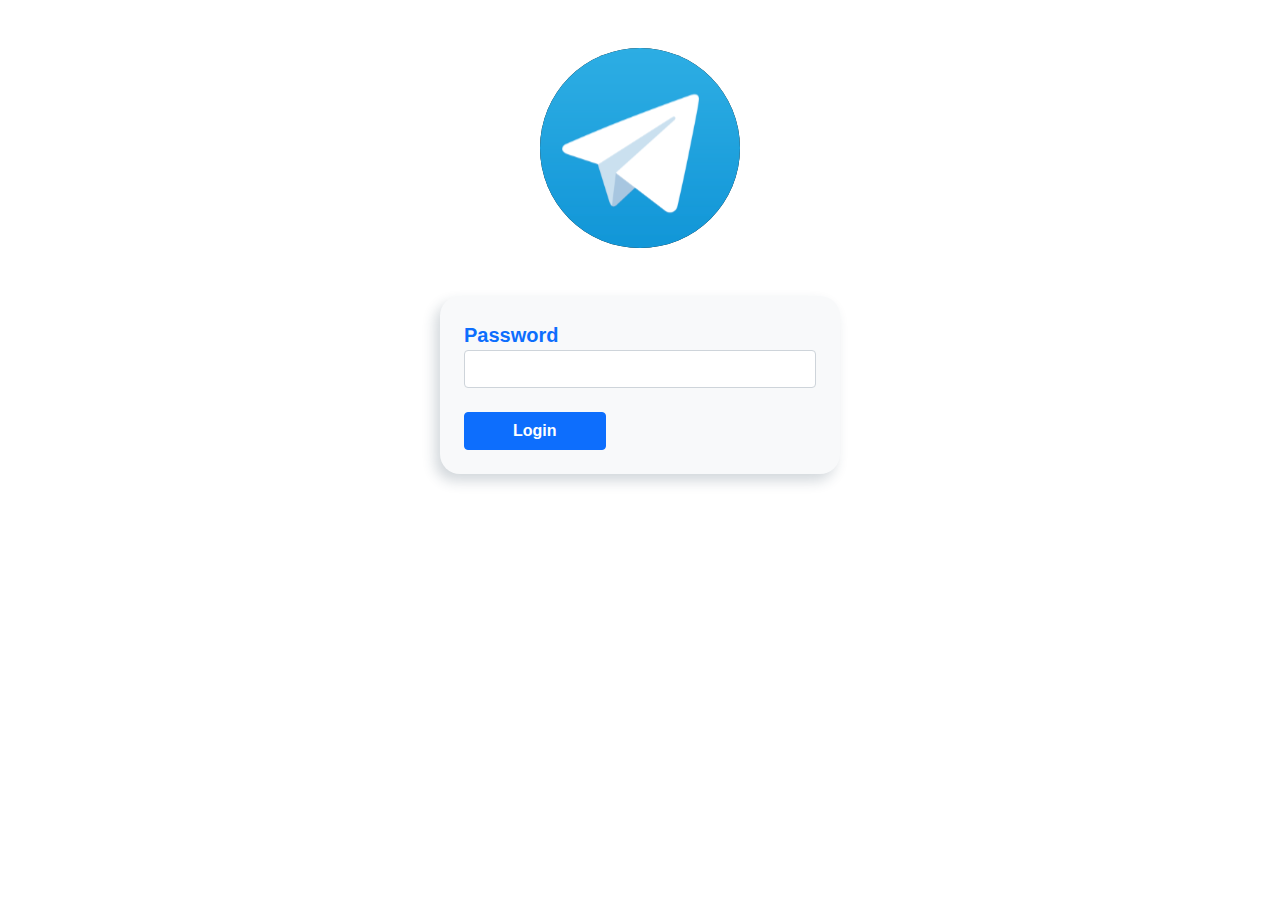
<file: index.html>
<!DOCTYPE html>
<html lang="en">
<head>
  <meta charset="UTF-8">
  <meta http-equiv="X-UA-Compatible" content="IE=edge">
  <meta name="viewport" content="width=device-width, initial-scale=1.0">
  <title>Login</title>
  <link rel="stylesheet" href="./bootstrap/css/bootstrap.css">
  <link rel="stylesheet" href="./CSS/style.css">
</head>
<body>
  <div class="container">

    <img class="text-center d-block mx-auto mt-5" src="./img/Bitmap.svg" alt="telegram-logo" width="200" height="200">

    <div class="login mx-auto p-4 mt-5 bg-light">

      <form class="form" action="https://echo.htmlacademy.ru" method="get">

        <label class="js-label text-primary  w-100 fw-bold fs-5" for="password">Password
          <input class="form-control" type="password" id="password" maxlength="4">
        </label>

        <button class="js-btn btn btn-primary fw-bold px-5 mt-4" type="submit">Login</button>
      </form>

    </div>
    
  </div>

  <script src="./bootstrap/js/bootstrap.bundle.js"></script>
  <script src="./js/main.js"></script>
</body>
</html>
</file>
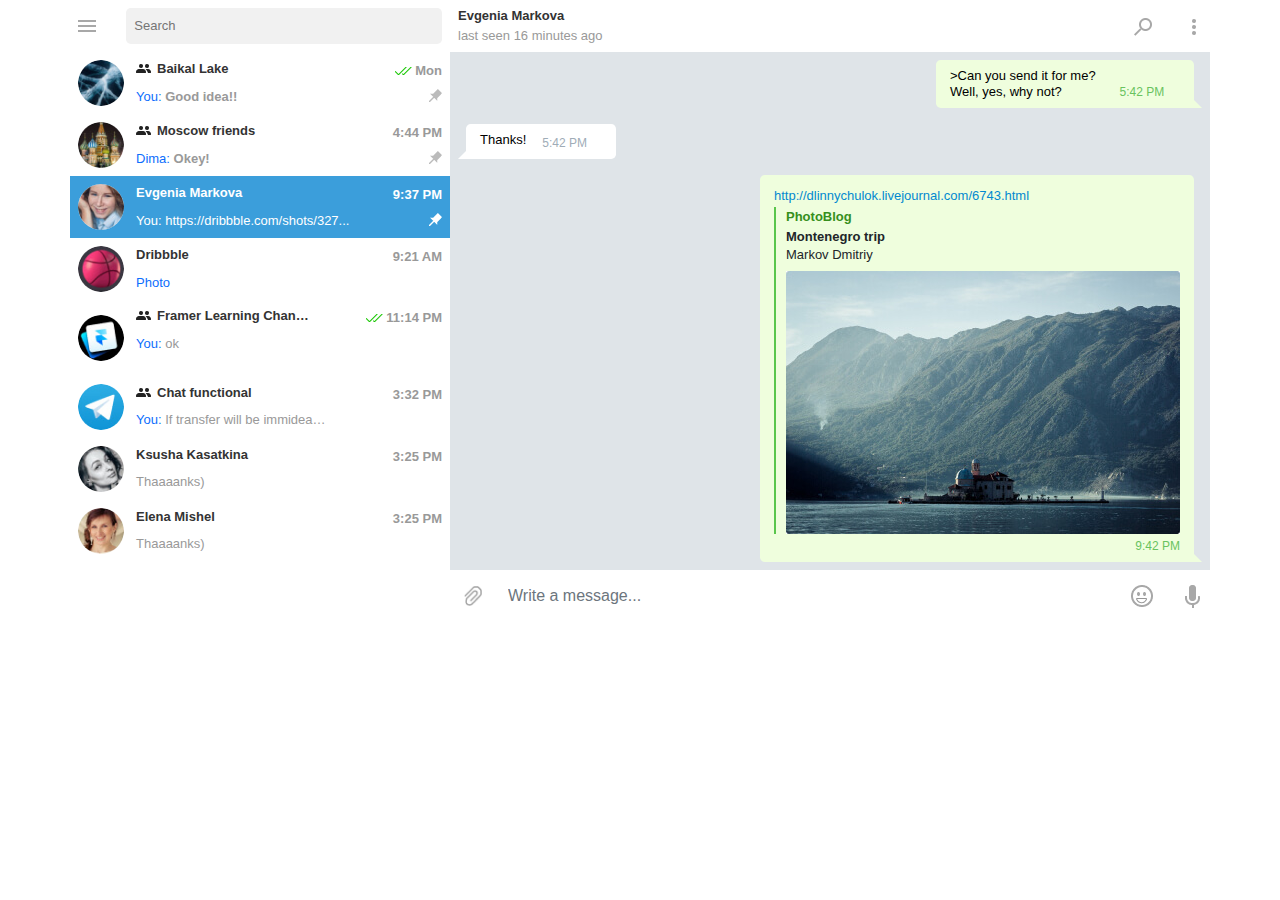
<file: main.html>
<!DOCTYPE html>
<html lang="en">
<head>
  <meta charset="UTF-8">
  <meta http-equiv="X-UA-Compatible" content="IE=edge">
  <meta name="viewport" content="width=device-width, initial-scale=1.0">
  <title>Telegram v2</title>
  <link rel="stylesheet" href="./bootstrap/css/bootstrap.min.css">
  <link rel="stylesheet" href="./CSS/style.css">
</head>
<body>
  <div class="telegram">
    <div class="container-xl container-fluid">
      <div class="telegram__screen row">
        <!-- ====================== LEFT ====================== -->
        <section class="left d-none d-md-block col-1 col-lg-4 gx-0">
          <div class="left__header d-flex align-items-center justify-content-center bg-white p-2">
            <img class="left__header-img" src="./img/burger-menu.png" alt="burger menu" width="18" height="12">
            <form class="left__header-form d-none d-lg-block  offset-1 w-100" action="https://echo.htmlacademy.ru" method="GET">
              <input class="left__input text-secondary ps-2 border-0 rounded-3 w-100" type="text" name="search" placeholder="Search" aria-label="search">
            </form>
          </div>
          <ul class="left__list list-unstyled">
            <li class="left__item">
              <a class="left__link text-decoration-none d-flex align-items-center w-100 p-2" href="#">
                <img class="left__item-img rounded-circle" src="./img/avatar-1.jpg" alt="Baikal" width="46" height="46" srcset="./img/avatar-1.jpg 1x, ./img/avatar-1@2x.jpg 2x">
                <div class="left__item-content w-100 d-none d-lg-block">
                  <div class="left__item-top d-flex justify-content-between w-100 mb-2">
                    <p class="left__item-name m-0">Baikal Lake</p>
                    <p class="left__item-time fw-bold m-0">Mon</p>
                  </div>
                  <div class="left__item-bottom d-flex justify-content-between w-100">
                    <p class="left__item-message m-0 fw-bold"><span class="left__item-message--blue text-primary fw-normal">You:</span> Good idea!!</p>
                    <img class="left__item-pin d-block" src="./img/pin.png" alt="pin" width="13" height="13">
                  </div>
                </div>
              </a>
            </li>

            <li class="left__item">
              <a class="left__link text-decoration-none d-flex align-items-center w-100 p-2" href="#">
                <img class="left__item-img rounded-circle" src="./img/avatar-2.jpg" alt="Moscow friends" width="46" height="46" srcset="./img/avatar-2.jpg 1x, ./img/avatar-2@2x.jpg 2x">
                <div class="left__item-content w-100 d-none d-lg-block">
                  <div class="left__item-top d-flex justify-content-between w-100 mb-2">
                    <p class="left__item-name m-0">Moscow friends</p>
                    <p class="left__item-time fw-bold m-0">4:44 PM</p>
                  </div>
                  <div class="left__item-bottom d-flex justify-content-between w-100">
                    <p class="left__item-message m-0 fw-bold"><span class="left__item-message--blue text-primary fw-normal">Dima:</span>  Okey!</p>
                    <img class="left__item-pin d-block" src="./img/pin.png" alt="pin" width="13" height="13">
                  </div>
                </div>
              </a>
            </li>

            <li class="left__item">
              <a class="left__link text-decoration-none d-flex align-items-center w-100 p-2" href="#">
                <img class="left__item-img rounded-circle" src="./img/avatar-3.jpg" alt="Evgenia Markova" width="46" height="46" srcset="./img/avatar-3.jpg 1x, ./img/avatar-3@2x.jpg 2x">
                <div class="left__item-content w-100 d-none d-lg-block">
                  <div class="left__item-top d-flex justify-content-between w-100 mb-2">
                    <p class="left__item-name m-0 text-white">Evgenia Markova</p>
                    <p class="left__item-time fw-bold m-0 text-white">9:37 PM</p>
                  </div>
                  <div class="left__item-bottom d-flex justify-content-between w-100">
                    <p class="left__item-message m-0 text-white">You: https://dribbble.com/shots/327...</p>
                    <img class="left__item-pin d-block" src="./img/pin-white.png" alt="pin" width="13" height="13">
                  </div>
                </div>
              </a>
            </li>

            <li class="left__item">
              <a class="left__link text-decoration-none d-flex align-items-center w-100 p-2" href="#">
                <img class="left__item-img rounded-circle" src="./img/avatar-5.jpg" alt="Baikal" width="46" height="46" srcset="./img/avatar-5.jpg 1x, ./img/avatar-5@2x.jpg 2x">
                <div class="left__item-content w-100 d-none d-lg-block">
                  <div class="left__item-top d-flex justify-content-between w-100 mb-2">
                    <p class="left__item-name m-0">Dribbble</p>
                    <p class="left__item-time fw-bold m-0">9:21 AM</p>
                  </div>
                  <div class="left__item-bottom d-flex justify-content-between w-100">
                    <p class="left__item-message m-0 fw-bold"><span class="left__item-message--blue text-primary fw-normal">Photo</span></p>
                  </div>
                </div>
              </a>
            </li>

            <li class="left__item">
              <a class="left__link text-decoration-none d-flex align-items-center w-100 p-2" href="#">
                <img class="left__item-img rounded-circle" src="./img/avatar-4.jpg" alt="Baikal" width="46" height="46" srcset="./img/avatar-4.jpg 1x, ./img/avatar-4@2x.jpg 2x">
                <div class="left__item-content w-100 d-none d-lg-block">
                  <div class="left__item-top d-flex justify-content-between w-100 mb-2">
                    <p class="left__item-name m-0">Framer Learning Chan…</p>
                    <p class="left__item-time fw-bold m-0">11:14 PM</p>
                  </div>
                  <div class="left__item-bottom d-flex justify-content-between w-100">
                    <p class="left__item-message m-"><span class="left__item-message--blue text-primary fw-normal">You:</span> ok</p>
                  </div>
                </div>
              </a>
            </li>

            <li class="left__item">
              <a class="left__link text-decoration-none d-flex align-items-center w-100 p-2" href="#">
                <img class="left__item-img rounded-circle" src="./img/avatar-6.jpg" alt="Baikal" width="46" height="46" srcset="./img/avatar-6.jpg 1x, ./img/avatar-6@2x.jpg 2x">
                <div class="left__item-content w-100 d-none d-lg-block">
                  <div class="left__item-top d-flex justify-content-between w-100 mb-2">
                    <p class="left__item-name m-0">Chat functional</p>
                    <p class="left__item-time fw-bold m-0">3:32 PM</p>
                  </div>
                  <div class="left__item-bottom d-flex justify-content-between w-100">
                    <p class="left__item-message m-0"><span class="left__item-message--blue text-primary fw-normal">You:</span> If transfer will be immidea…</p>
                  </div>
                </div>
              </a>
            </li>

            <li class="left__item">
              <a class="left__link text-decoration-none d-flex align-items-center w-100 p-2" href="#">
                <img class="left__item-img rounded-circle" src="./img/avatar-7.jpg" alt="Baikal" width="46" height="46" srcset="./img/avatar-7.jpg 1x, ./img/avatar-7@2x.jpg 2x">
                <div class="left__item-content w-100 d-none d-lg-block">
                  <div class="left__item-top d-flex justify-content-between w-100 mb-2">
                    <p class="left__item-name m-0">Ksusha Kasatkina</p>
                    <p class="left__item-time fw-bold m-0">3:25 PM</p>
                  </div>
                  <div class="left__item-bottom d-flex justify-content-between w-100">
                    <p class="left__item-message m-0">Thaaaanks)</p>
                  </div>
                </div>
              </a>
            </li>

            <li class="left__item">
              <a class="left__link text-decoration-none d-flex align-items-center w-100 p-2" href="#">
                <img class="left__item-img rounded-circle" src="./img/avatar-8.jpg" alt="Baikal" width="46" height="46" srcset="./img/avatar-8.jpg 1x, ./img/avatar-8@2x.jpg 2x">
                <div class="left__item-content w-100 d-none d-lg-block">
                  <div class="left__item-top d-flex justify-content-between w-100 mb-2">
                    <p class="left__item-name m-0">Elena Mishel</p>
                    <p class="left__item-time fw-bold m-0">3:25 PM</p>
                  </div>
                  <div class="left__item-bottom d-flex justify-content-between w-100">
                    <p class="left__item-message m-0">Thaaaanks)</p>
                  </div>
                </div>
              </a>
            </li>
          </ul>
        </section>
        <!-- ====================== /LEFT ====================== -->

        <!-- ====================== RIGHT ====================== -->
        <section class="right col-12 col-md-11 col-lg-8 gx-0">

          <div class="right__header d-flex justify-content-between align-items-center p-2 bg-white">
            <div class="right__header-left">
              <p class="right__header-name m-0 mb-1">Evgenia Markova</p>
              <p class="right__header-time m-0">last seen 16 minutes ago</p>
            </div>
            <div class="right__header-right">
              <button class="right__header-btn bg-transparent mx-4 border-0" type="button">
                <img class="right__header-search" src="./img/search.png" alt="search" width="18" height="18">
              </button>
              <button class="right__header-btn bg-transparent border-0" type="button">
                <img class="right__header-search" src="./img/setting.png" alt="search" width="4" height="16">
              </button>
            </div>
          </div>

          <div class="right__main">
            <ul class="right__main-list list-unstyled d-flex flex-column m-0 px-3 py-2 justify-content-center justify-content-sm-start h-100">
              <li class="right__main-item align-self-end d-flex rounded-3">
                <p class="right__item-text m-0">
                  >Can you send it for me?
                  <br>
                  Well, yes, why not?
                </p>
                <span class="right__item-time align-self-end mx-4">5:42  PM</span>
              </li>

              <li class="right__main-item-white d-flex rounded-3 my-3 pmy-sm-0">
                <p class="right__item-text">
                  Thanks!
                </p>
                <span class="right__item-time align-self-end">5:42  PM</span>
              </li>

              <li class="right__main-item align-self-end rounded-3">
                <a class="right__item-link text-decoration-none" href="#">
                  http://dlinnychulok.livejournal.com/6743.html
                </a>
                <div class="right__item-content">
                  <p class="right__content-title fw-bold">PhotoBlog</p>
                  <p class="right__content-subtitle fw-bold">Montenegro trip</p>
                  <p class="right__content-text m-0 mb-2">Markov Dmitriy</p>
                  <img class="right__item-img" src="./img/center-img.jpg" alt="mountain" width="394" height="263">
                </div>
                <span class="right__item-time d-block text-end mt-1">9:42  PM</span>
              </li>
            </ul>
          </div>
          
          <div class="right__bottom d-flex bg-white py-2">
            <button class="right__bottom-btn border-0 bg-transparent mx-2" type="button">
              <img src="./img/more.png" alt="more" width="18" height="20">
            </button>
            <form class="right__bottom-left w-100" action="https://echo.htmlacademy.ru" method="post">
              <input class="right__bottom-input form-control border-0 w-100" type="text" name="message" placeholder="Write a message..." aria-label="message">
            </form>
            <button class="right__bottom-btn border-0 bg-transparent mx-3" type="button">
              <img src="./img/smile.png" alt="more" width="22" height="22">
            </button>
            <button class="right__bottom-btn border-0 bg-transparent mx-1" type="button">
              <img src="./img/micrafon.png" alt="more" width="15" height="23">
            </button>
          </div>
        </section>
        <!-- ====================== /RIGHT ====================== -->
      </div>
    </div>
  </div>




  <script src="./bootstrap/js/bootstrap.bundle.min.js"></script>
</body>
</html>
</file>
<file: CSS/style.css>
* {
  box-sizing: border-box;
}

body {
  font-family: "Source Sans Pro", sans-serif;
}

.left {
  height: 100vh;
  position: sticky;
  overflow: auto;
  top: 0;
  left: 0;
}
.left__header {
  position: sticky;
  top: 0;
}
.left__input {
  font-size: 13px;
  line-height: 16px;
  padding-top: 10px;
  padding-bottom: 10px;
  background-color: #F1F1F1;
}
.left__item:nth-child(3) {
  background-color: #3B9EDB;
}
.left__item-content {
  margin-left: 12px;
}
.left__item-name {
  font-size: 13px;
  font-weight: 600;
  line-height: 16px;
  color: #333333;
}
.left__item:nth-child(1) .left__item-name::before, .left__item:nth-child(2) .left__item-name::before, .left__item:nth-child(5) .left__item-name::before, .left__item:nth-child(6) .left__item-name::before{
  display: inline-block;
  width: 15px;
  height: 9px;
  margin-right: 6px;
  background-image: url("../img/group.png");
  content: "";
}
.left__item-time {
  font-size: 13px;
  color: #999999;
}
.left__item:nth-child(1) .left__item-time::before,.left__item:nth-child(5) .left__item-time::before {
  display: inline-block;
  width: 17px;
  height: 8px;
  background-image: url("../img/read.png");
  margin-right: 3px;
  content: "";
}
.left__item-message {
  font-size: 13px;
  line-height: 16px;
  color:#999999
}


.right {
  overflow:auto;
  height: 100vh;
}
.right__header {
  position:sticky;
  top: 0;
  z-index: 100;
}

.right__header-name {
  font-size: 13px;
  line-height: 16px;
  font-weight: 600;
  color: #333333;
}
.right__header-time {
  font-size: 13px;
  line-height: 16px;
  color: #999999;
}

.right__main {
  /* height: 100vh; */
  background-color: #DFE4E8;
}
/* .right__main-list {
  height: 100vh;
} */
.right__main-item {
  background-color: #EFFEDD;
}
.right__main-item:nth-child(1) {
  position: relative;
  width: 258px;
  padding: 8px 0;
  padding-left: 14px;
}
.right__main-item:nth-child(1)::after {
  position: absolute;
  right: -8px;
  bottom: 0;
  width: 0;
  height: 0;
  border-bottom: 8px solid #EFFEDD;
  border-left: 8px solid transparent;
  border-right: 8px solid transparent;
  content: "";
}

.right__main-item:nth-child(3)::after {
  position: absolute;
  right: -8px;
  bottom: 0;
  width: 0;
  height: 0;
  border-bottom: 8px solid #EFFEDD;
  border-left: 8px solid transparent;
  border-right: 8px solid transparent;
  content: "";
}
.right__main-item:nth-child(3) {
  max-width: 437px;
  position: relative;
  padding: 8px 14px;
}
.right__main-item-white {
  position: relative;
  max-width: 150px;
  height: 35px;
  padding: 8px 14px;
  background-color: #fff;
}
.right__main-item-white::after {
  position: absolute;
  left: -8px;
  bottom: 0;
  width: 0;
  height: 0;
  border-bottom: 8px solid #ffffff;
  border-left: 8px solid transparent;
  border-right: 8px solid transparent;
  content: "";
}
.right__main-item-white .right__item-text {
  margin: 0;
  margin-right: 16px;
}
.right__item-text {
  font-size: 13px;
  line-height: 16px;
  color: #000000
}
.right__item-time {
  font-size: 12px;
  line-height: 16px;
  color:#69C35F;
}
.right__item-link {
  font-size: 13px;
  line-height: 16px;
  color: #0289D0
}
.right__content-title {
  font-size: 13px;
  color:#368F1C;
  margin: 0;
  margin-bottom: 2px;
}
.right__content-subtitle {
  font-size: 13px;
  line-height: 16px;
  margin: 0;
  margin-bottom: 2px;
}
.right__content-text {
  font-size: 13px;
  line-height: 16px;
}
.right__main-item-white .right__item-time {
  color:#A0ACB7;
}
.right__item-content {
  padding-left: 10px;
  border-left:2px solid #59C64B;
}
.right__bottom {
  position: sticky;
  bottom: 0;
}


.login{
  max-width: 400px;
  border-radius: 20px;
  box-shadow: -5px 7px 13px 0px rgba(34, 60, 80, 0.2);
}
.red-border {
  border-color: red;
}

@media only screen and (max-width:576px) {
  .right__main {
    height: 85vh;
  }
  .right__main-item:nth-child(3) {
    max-width: 275px;
  }
  .right__item-img {
    width: 100%;
    height: auto
  }
}
</file>
